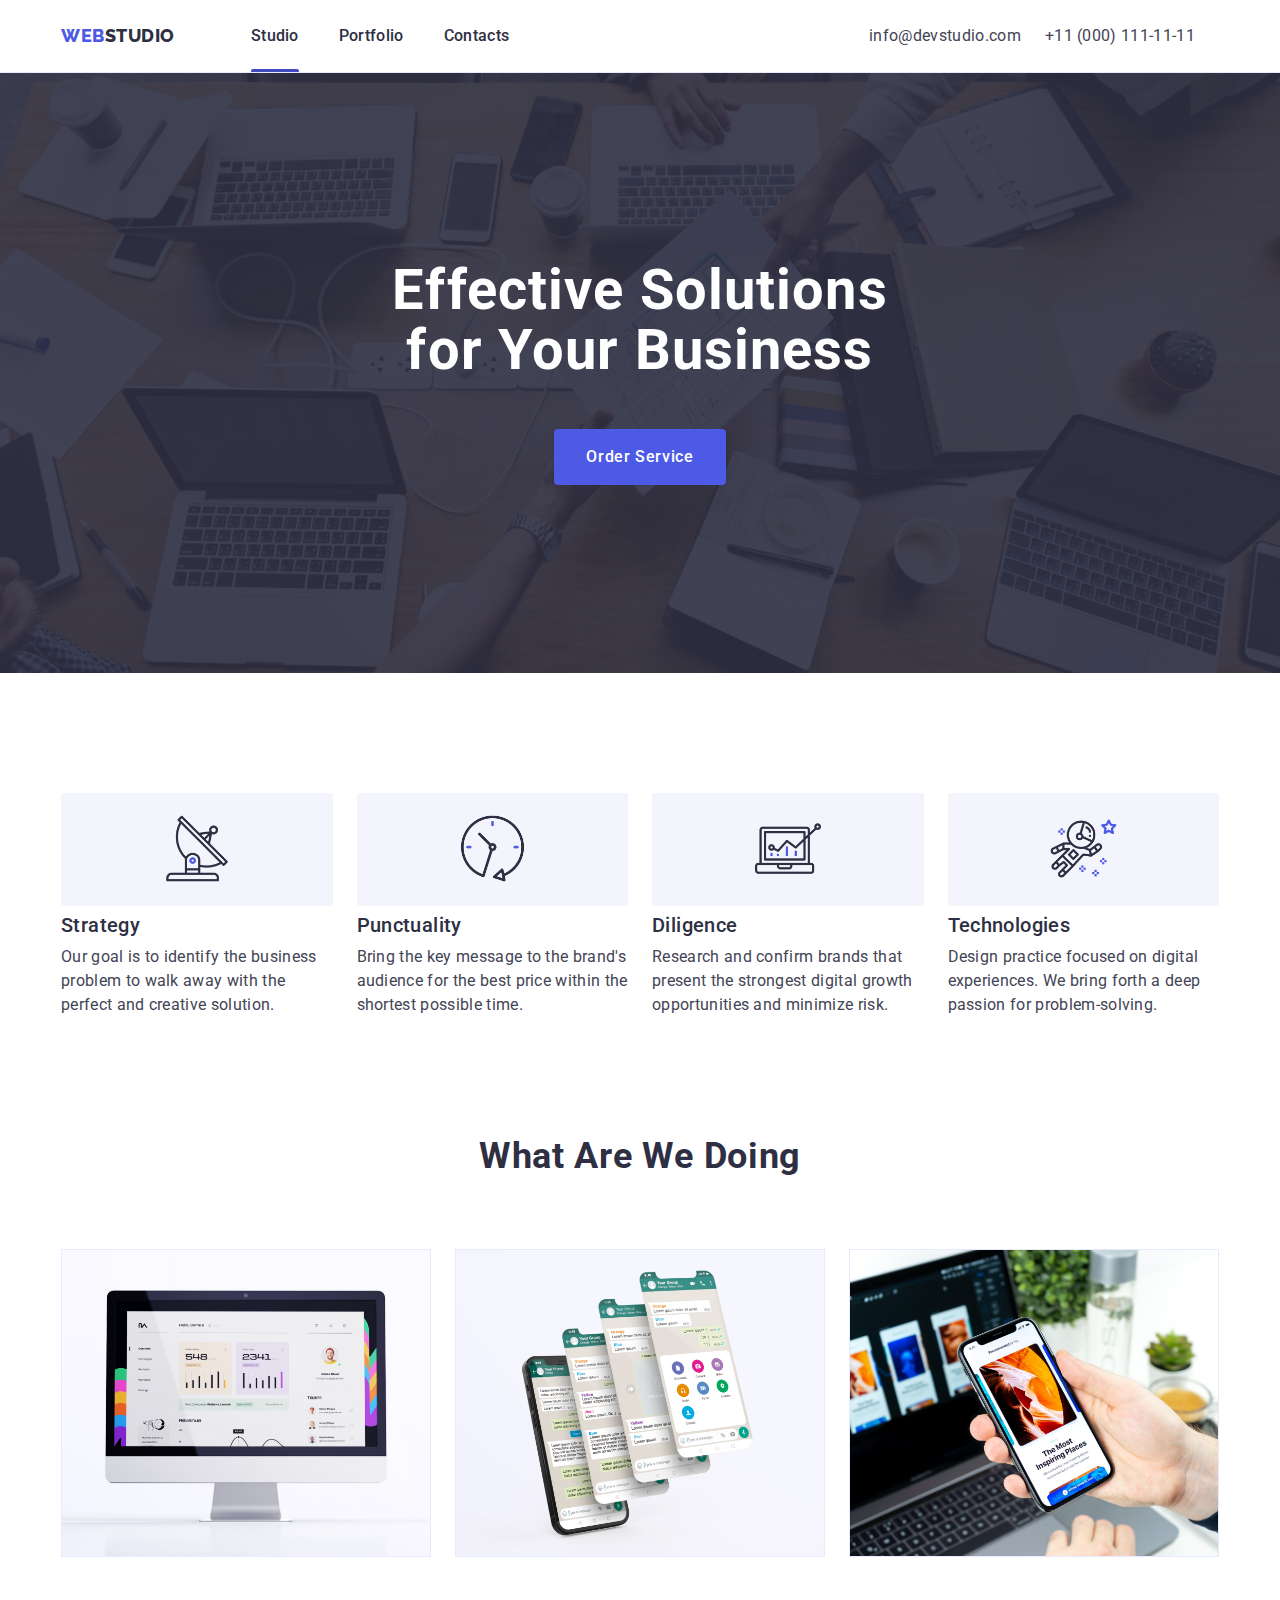
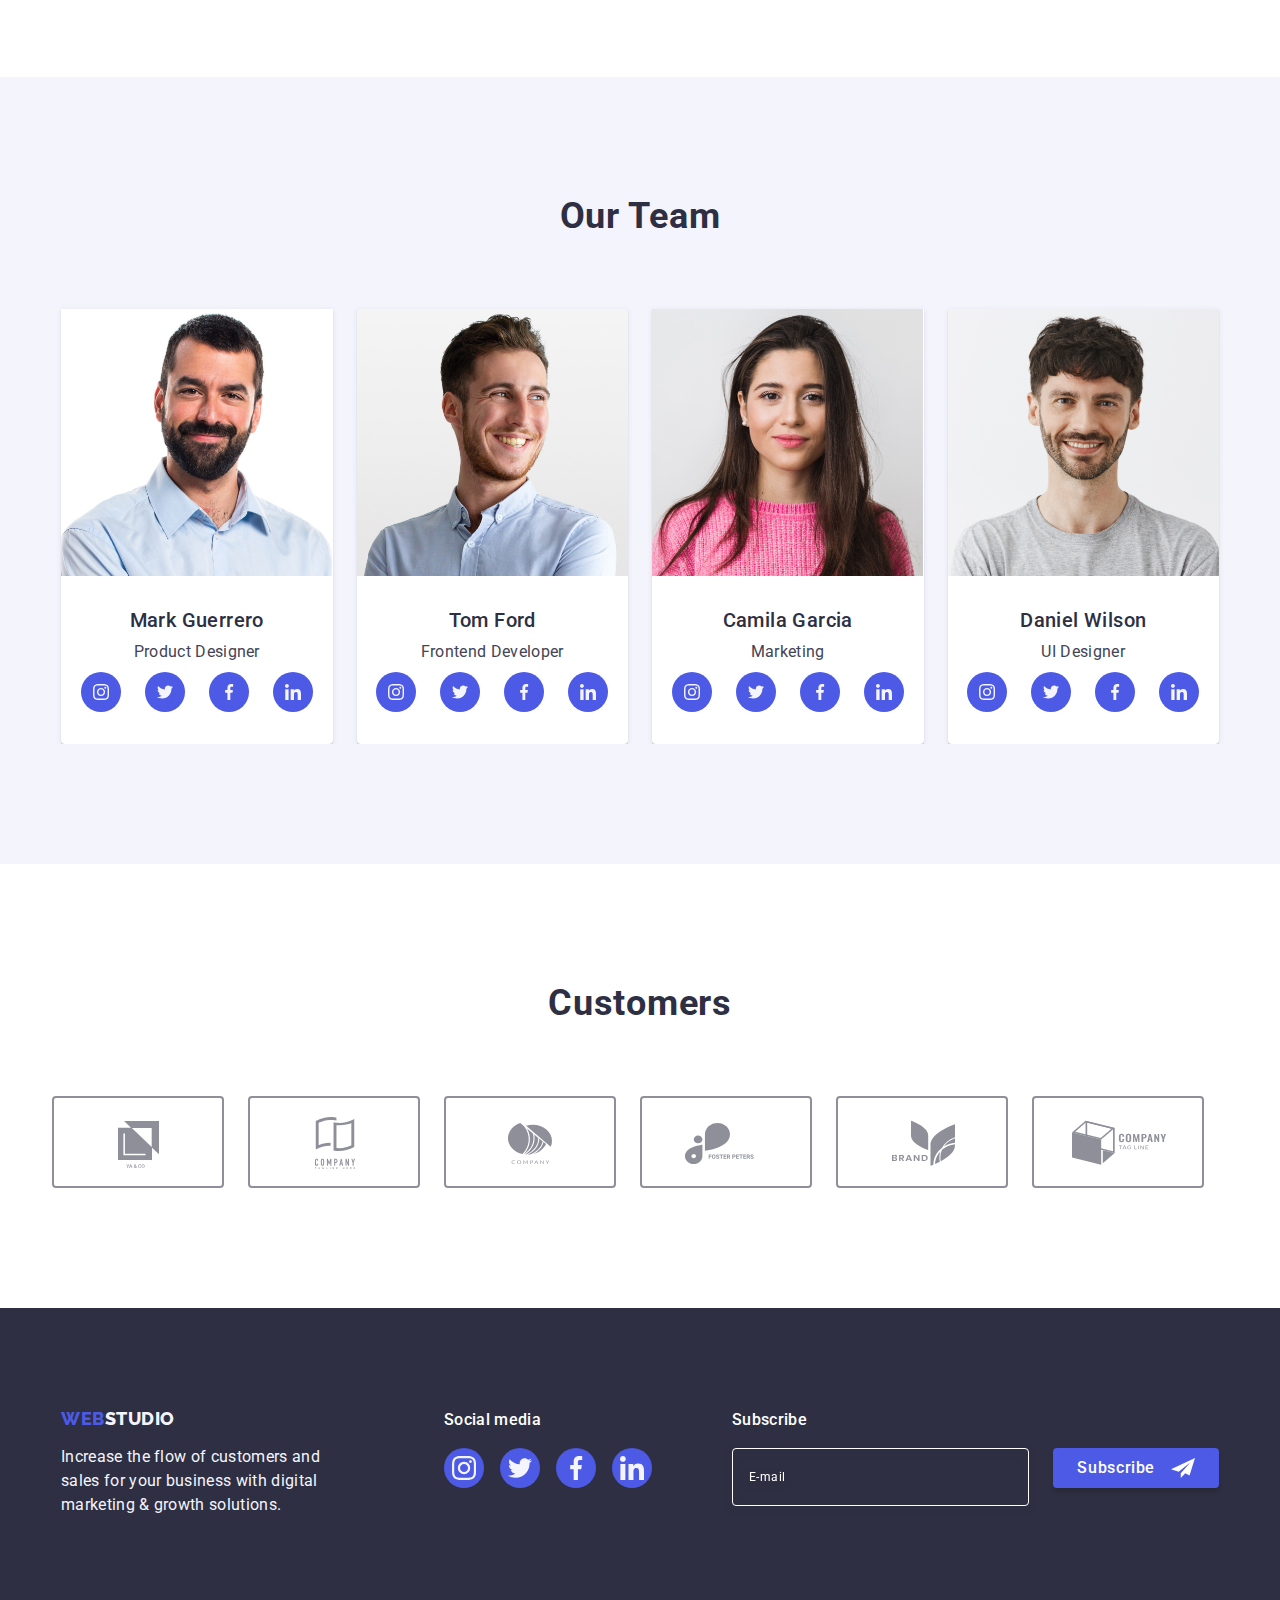
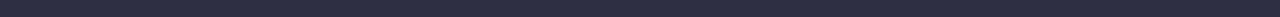
<file: index.html>
<!DOCTYPE html>
<html lang="en">
<head>
    <meta charset="UTF-8">
    <meta name="viewport" content="width=device-width, initial-scale=1.0">
    <title>WEBSTUDIO</title>
    <link rel="stylesheet" href="css/normalize.css">
    <link rel="stylesheet" href="css/styles.css">
    <link href="https://fonts.googleapis.com/css2?family=Raleway:wght@700&family=Roboto:wght@400;500;700;900&display=swap" rel="stylesheet">
</head>
<body>
    <header class="header">
        <div class="container">
            <div class="header__inner">
                <a href="index.html" class="logo">
                    <span class="logo__web">WEB</span>STUDIO
                </a>
                <nav class="nav">
                    <div class="mobile">
                        <button type="button" class="mobile__button" id="mobileButton">
                            <img class="open-mobile" src="img/mobile/charm_menu-hamburger.svg" alt="Меню">
                            <img class="close-mobile" src="img/icons/close-black.svg" alt="Закрыть">
                        </button>                        
                        <div class="mobile-menu" id="mobileMenu">
                        <ul class="nav__list-mobile">
                            <li class="nav__item-mobile"><a href="index.html" class="nav__link-mobile nav__link--active-mobile">Studio</a></li>
                            <li class="nav__item-mobile"><a href="portfolio.html" class="nav__link-mobile">Portfolio</a></li>
                            <li class="nav__item-mobile"><a href="#" class="nav__link-mobile">Contacts</a></li>
                        </ul>
                        <div class="contacts-mobile">
                            <a href="tel:+11000111111" class="contacts__link-mobile blue">+11 (000) 111-11-11</a>
                            <a href="mailto:info@devstudio.com" class="contacts__link-mobile">info@devstudio.com</a>
                        </div>
                        <ul class="social-mobile">
                            <li class="social__item-mobile">
                                <a href="#" class="social__link" aria-label="Instagram">
                                    <img src="img/icons/instagram.svg" alt="Instagram" width="16" height="16" class="social__icon">
                                </a>
                            </li>
                            <li class="social__item">
                                <a href="#" class="social__link" aria-label="Twitter">
                                    <img src="img/icons/twitter.svg" alt="Twitter" width="16" height="16" class="social__icon">
                                </a>
                            </li>
                            <li class="social__item">
                                <a href="#" class="social__link" aria-label="Facebook">
                                    <img src="img/icons/facebook.svg" alt="Facebook" width="16" height="16" class="social__icon">
                                </a>
                            </li>
                            <li class="social__item">
                                <a href="#" class="social__link" aria-label="LinkedIn">
                                    <img src="img/icons/linkedin.svg" alt="LinkedIn" width="16" height="16" class="social__icon">
                                </a>
                            </li>
                        </ul>
                    </div>
                    </div>
                    <ul class="nav__list">
                        <li class="nav__item"><a href="index.html" class="nav__link nav__link--active">Studio</a></li>
                        <li class="nav__item"><a href="portfolio.html" class="nav__link">Portfolio</a></li>
                        <li class="nav__item"><a href="#" class="nav__link">Contacts</a></li>
                    </ul>
                </nav>
                <div class="contacts">
                    <a href="mailto:info@devstudio.com" class="contacts__link">info@devstudio.com</a>
                    <a href="tel:+11000111111" class="contacts__link">+11 (000) 111-11-11</a>
                </div>
            </div>
        </div>
    </header>

    <main>
        <section class="hero">
            <div class="container">
                <h1 class="hero__title">Effective Solutions<br>for Your Business</h1>
                <button type="button" class="button hero__button" data-modal-open>Order Service</button>
            </div>
        </section>

        <section class="features">
            <div class="container">
                <h2 class="visually-hidden">Our Features</h2>
                <ul class="features__list">
                    <li class="features__item">
                        <div class="features__icon-box">
                            <img src="img/advantages/advantage-1.png" alt="Strategy" class="features__icon">
                        </div>
                        <h2 class="features__title">Strategy</h2>
                        <p class="features__description">Our goal is to identify the business problem to walk away with the perfect and creative solution.</p>
                    </li>
                    <li class="features__item">
                        <div class="features__icon-box">
                            <img src="img/advantages/advantage-2.png" alt="Punctuality" class="features__icon">
                        </div>
                        <h2 class="features__title">Punctuality</h2>
                        <p class="features__description">Bring the key message to the brand's audience for the best price within the shortest possible time.</p>
                    </li>
                    <li class="features__item">
                        <div class="features__icon-box">
                            <img src="img/advantages/advantage-3.png" alt="Diligence" class="features__icon">
                        </div>
                        <h2 class="features__title">Diligence</h2>
                        <p class="features__description">Research and confirm brands that present the strongest digital growth opportunities and minimize risk.</p>
                    </li>
                    <li class="features__item">
                        <div class="features__icon-box">
                            <img src="img/advantages/advantage-4.png" alt="Technologies" class="features__icon">
                        </div>
                        <h2 class="features__title">Technologies</h2>
                        <p class="features__description">Design practice focused on digital experiences. We bring forth a deep passion for problem-solving.</p>
                    </li>
                </ul>
            </div>
        </section>

        <section class="what-we-do">
            <div class="container">
                <h2 class="section-title">What Are We Doing</h2>
                <ul class="what-we-do__list">
                    <li class="what-we-do__item">
                        <img src="img/wawd/wawd-1.png" alt="Desktop application" class="what-we-do__image">
                    </li>
                    <li class="what-we-do__item">
                        <img src="img/wawd/wawd-2.png" alt="Mobile application" class="what-we-do__image">
                    </li>
                    <li class="what-we-do__item">
                        <img src="img/wawd/wawd-3.png" alt="Cross-platform design" class="what-we-do__image">
                    </li>
                </ul>
            </div>
        </section>

        <section class="team">
            <div class="container">
                <h2 class="section-title">Our Team</h2>
                <ul class="team__list">
                    <li class="team__item">
                        <img src="img/employs/employ-1.png" alt="Mark Guerrero" class="team__photo">
                        <div class="team__content">
                            <h3 class="team__name">Mark Guerrero</h3>
                            <p class="team__position">Product Designer</p>
                            <ul class="social">
                                <li class="social__item">
                                    <a href="#" class="social__link" aria-label="Instagram">
                                        <img src="img/icons/instagram.svg" alt="Instagram" width="16" height="16" class="social__icon">
                                    </a>
                                </li>
                                <li class="social__item">
                                    <a href="#" class="social__link" aria-label="Twitter">
                                        <img src="img/icons/twitter.svg" alt="Twitter" width="16" height="16" class="social__icon">
                                    </a>
                                </li>
                                <li class="social__item">
                                    <a href="#" class="social__link" aria-label="Facebook">
                                        <img src="img/icons/facebook.svg" alt="Facebook" width="16" height="16" class="social__icon">
                                    </a>
                                </li>
                                <li class="social__item">
                                    <a href="#" class="social__link" aria-label="LinkedIn">
                                        <img src="img/icons/linkedin.svg" alt="LinkedIn" width="16" height="16" class="social__icon">
                                    </a>
                                </li>
                            </ul>
                        </div>
                    </li>
                    <li class="team__item">
                        <img src="img/employs/employ-2.png" alt="Tom Ford" class="team__photo">
                        <div class="team__content">
                            <h3 class="team__name">Tom Ford</h3>
                            <p class="team__position">Frontend Developer</p>
                            <ul class="social">
                                <li class="social__item">
                                    <a href="#" class="social__link" aria-label="Instagram">
                                        <img src="img/icons/instagram.svg" alt="Instagram" width="16" height="16" class="social__icon">
                                    </a>
                                </li>
                                <li class="social__item">
                                    <a href="#" class="social__link" aria-label="Twitter">
                                        <img src="img/icons/twitter.svg" alt="Twitter" width="16" height="16" class="social__icon">
                                    </a>
                                </li>
                                <li class="social__item">
                                    <a href="#" class="social__link" aria-label="Facebook">
                                        <img src="img/icons/facebook.svg" alt="Facebook" width="16" height="16" class="social__icon">
                                    </a>
                                </li>
                                <li class="social__item">
                                    <a href="#" class="social__link" aria-label="LinkedIn">
                                        <img src="img/icons/linkedin.svg" alt="LinkedIn" width="16" height="16" class="social__icon">
                                    </a>
                                </li>
                            </ul>
                        </div>
                    </li>
                    <li class="team__item">
                        <img src="img/employs/employ-3.png" alt="Camila Garcia" class="team__photo">
                        <div class="team__content">
                            <h3 class="team__name">Camila Garcia</h3>
                            <p class="team__position">Marketing</p>
                            <ul class="social">
                                <li class="social__item">
                                    <a href="#" class="social__link" aria-label="Instagram">
                                        <img src="img/icons/instagram.svg" alt="Instagram" width="16" height="16" class="social__icon">
                                    </a>
                                </li>
                                <li class="social__item">
                                    <a href="#" class="social__link" aria-label="Twitter">
                                        <img src="img/icons/twitter.svg" alt="Twitter" width="16" height="16" class="social__icon">
                                    </a>
                                </li>
                                <li class="social__item">
                                    <a href="#" class="social__link" aria-label="Facebook">
                                        <img src="img/icons/facebook.svg" alt="Facebook" width="16" height="16" class="social__icon">
                                    </a>
                                </li>
                                <li class="social__item">
                                    <a href="#" class="social__link" aria-label="LinkedIn">
                                        <img src="img/icons/linkedin.svg" alt="LinkedIn" width="16" height="16" class="social__icon">
                                    </a>
                                </li>
                            </ul>
                        </div>
                    </li>
                    <li class="team__item">
                        <img src="img/employs/employ-4.png" alt="Daniel Wilson" class="team__photo">
                        <div class="team__content">
                            <h3 class="team__name">Daniel Wilson</h3>
                            <p class="team__position">UI Designer</p>
                            <ul class="social">
                                <li class="social__item">
                                    <a href="#" class="social__link" aria-label="Instagram">
                                        <img src="img/icons/instagram.svg" alt="Instagram" width="16" height="16" class="social__icon">
                                    </a>
                                </li>
                                <li class="social__item">
                                    <a href="#" class="social__link" aria-label="Twitter">
                                        <img src="img/icons/twitter.svg" alt="Twitter" width="16" height="16" class="social__icon">
                                    </a>
                                </li>
                                <li class="social__item">
                                    <a href="#" class="social__link" aria-label="Facebook">
                                        <img src="img/icons/facebook.svg" alt="Facebook" width="16" height="16" class="social__icon">
                                    </a>
                                </li>
                                <li class="social__item">
                                    <a href="#" class="social__link" aria-label="LinkedIn">
                                        <img src="img/icons/linkedin.svg" alt="LinkedIn" width="16" height="16" class="social__icon">
                                    </a>
                                </li>
                            </ul>
                        </div>
                    </li>
                </ul>
            </div>
        </section>

        <section class="customers">
            <div class="container">
                <h2 class="section-title">Customers</h2>
                <ul class="customers__list">
                    <li class="customers__item">
                        <a href="#" class="customers__link">
                            <img src="img/customers/customers-2.svg" alt="Customer 1" class="customers__icon" width="104" height="56">
                        </a>
                    </li>
                    <li class="customers__item">
                        <a href="#" class="customers__link">
                            <img src="img/customers/customers-3.svg" alt="Customer 2" class="customers__icon" width="104" height="56">
                        </a>
                    </li>
                    <li class="customers__item">
                        <a href="#" class="customers__link">
                            <img src="img/customers/customers-4.svg" alt="Customer 3" class="customers__icon" width="104" height="56">
                        </a>
                    </li>
                    <li class="customers__item">
                        <a href="#" class="customers__link">
                            <img src="img/customers/customers-1.svg" alt="Customer 4" class="customers__icon" width="104" height="56">
                        </a>
                    </li>
                    <li class="customers__item">
                        <a href="#" class="customers__link">
                            <img src="img/customers/customers-6.svg" alt="Customer 5" class="customers__icon" width="104" height="56">
                        </a>
                    </li>
                    <li class="customers__item">
                        <a href="#" class="customers__link">
                            <img src="img/customers/customers-5.svg" alt="Customer 6" class="customers__icon" width="104" height="56">
                        </a>
                    </li>
                </ul>
            </div>
        </section>
    </main>

    <footer class="footer">
        <div class="container footer__container">
            <div class="footer__info">
                <a href="index.html" class="logo footer__logo">
                    <span class="logo__web">WEB</span><span class="logo__studio--white">STUDIO</span>
                </a>
                <p class="footer__text">Increase the flow of customers and sales for your business with digital marketing & growth solutions.</p>
            </div>
            
            <div class="footer__social">
                <p class="footer__title">Social media</p>
                <ul class="social footer__social-list">
                    <li class="social__item">
                        <a href="#" class="social__link social__link--footer" aria-label="Instagram">
                            <img src="img/icons/instagram.svg" alt="Instagram" width="24" height="24" class="social__icon">
                        </a>
                    </li>
                    <li class="social__item">
                        <a href="#" class="social__link social__link--footer" aria-label="Twitter">
                            <img src="img/icons/twitter.svg" alt="Twitter" width="24" height="24" class="social__icon">
                        </a>
                    </li>
                    <li class="social__item">
                        <a href="#" class="social__link social__link--footer" aria-label="Facebook">
                            <img src="img/icons/facebook.svg" alt="Facebook" width="24" height="24" class="social__icon">
                        </a>
                    </li>
                    <li class="social__item">
                        <a href="#" class="social__link social__link--footer" aria-label="LinkedIn">
                            <img src="img/icons/linkedin.svg" alt="LinkedIn" width="24" height="24" class="social__icon">
                        </a>
                    </li>
                </ul>
            </div>
            <div class="footer__subscribe">
                <p class="footer__title">Subscribe</p>
                <form class="subscribe-form">
                    <input type="email" name="email" placeholder="E-mail" class="subscribe-form__input" required>
                    <button type="submit" class="button subscribe-form__button">
                        Subscribe
                        <img src="img/icons/send.svg" alt="Send" width="24" height="24" class="subscribe-form__icon">
                    </button>
                </form>
            </div>
        </div>
    </footer>

    <div class="backdrop is-hidden" id="contactModal">
        <div class="modal">
            <button type="button" class="modal__close-btn" data-modal-close>
                <svg class="modal__close-icon" width="8" height="8" viewBox="0 0 8 8" fill="none" xmlns="http://www.w3.org/2000/svg">
                    <path d="M8 0.8L7.2 0L4 3.2L0.8 0L0 0.8L3.2 4L0 7.2L0.8 8L4 4.8L7.2 8L8 7.2L4.8 4L8 0.8Z" fill="currentColor"/>
                </svg>
            </button>
            <form class="contact-form">
                <h2 class="contact-form__title">Leave your contacts and we will call you back</h2>
                
                <div class="contact-form__field">
                    <label for="user-name" class="contact-form__label">Name</label>
                    <div class="contact-form__input-wrapper">
                        <input type="text" id="user-name" name="user-name" class="contact-form__input" required>
                        <svg class="contact-form__icon" width="12" height="12" viewBox="0 0 12 12" fill="none" xmlns="http://www.w3.org/2000/svg">
                            <path d="M6 6C7.6575 6 9 4.6575 9 3C9 1.3425 7.6575 0 6 0C4.3425 0 3 1.3425 3 3C3 4.6575 4.3425 6 6 6ZM6 7.5C3.9975 7.5 0 8.505 0 10.5V11.25C0 11.6625 0.3375 12 0.75 12H11.25C11.6625 12 12 11.6625 12 11.25V10.5C12 8.505 8.0025 7.5 6 7.5Z" fill="#2E2F42"/>
                        </svg>
                    </div>
                </div>

                <div class="contact-form__field">
                    <label for="user-phone" class="contact-form__label">Phone</label>
                    <div class="contact-form__input-wrapper">
                        <input type="tel" id="user-phone" name="user-phone" class="contact-form__input" required>
                        <svg class="contact-form__icon" width="13" height="13" viewBox="0 0 13 13" fill="none" xmlns="http://www.w3.org/2000/svg">
                            <path d="M11.7263 8.86511L9.88811 8.65525C9.44667 8.60459 9.01246 8.75656 8.70128 9.06775L7.36971 10.3993C5.3217 9.35722 3.64276 7.68551 2.60067 5.63025L3.93947 4.29144C4.25065 3.98025 4.40263 3.54605 4.35197 3.1046L4.1421 1.28092C4.05526 0.549999 3.44013 0 2.70198 0H1.45002C0.632259 0 -0.0479991 0.680262 0.00265842 1.49802C0.386208 7.67827 5.32894 12.6138 11.5019 12.9973C12.3197 13.048 12.9999 12.3677 12.9999 11.55V10.298C13.0072 9.56709 12.4572 8.95196 11.7263 8.86511Z" fill="#2E2F42"/>
                        </svg>
                    </div>
                </div>

                <div class="contact-form__field">
                    <label for="user-email" class="contact-form__label">Email</label>
                    <div class="contact-form__input-wrapper">
                        <input type="email" id="user-email" name="user-email" class="contact-form__input" required>
                        <svg class="contact-form__icon" width="16" height="12" viewBox="0 0 16 12" fill="none" xmlns="http://www.w3.org/2000/svg">
                            <path d="M14 0H2C1.175 0 0.5075 0.675 0.5075 1.5L0.5 10.5C0.5 11.325 1.175 12 2 12H14C14.825 12 15.5 11.325 15.5 10.5V1.5C15.5 0.675 14.825 0 14 0ZM13.7 3.1875L8.3975 6.5025C8.1575 6.6525 7.8425 6.6525 7.6025 6.5025L2.3 3.1875C2.1125 3.0675 2 2.865 2 2.6475C2 2.145 2.5475 1.845 2.975 2.1075L8 5.25L13.025 2.1075C13.4525 1.845 14 2.145 14 2.6475C14 2.865 13.8875 3.0675 13.7 3.1875Z" fill="#2E2F42"/>
                        </svg>
                    </div>
                </div>

                <div class="contact-form__field">
                    <label for="user-comment" class="contact-form__label">Comment</label>
                    <textarea id="user-comment" name="user-comment" placeholder="Text input" class="contact-form__textarea"></textarea>
                </div>

                <div class="contact-form__checkbox-field">
                    <input type="checkbox" id="privacy-policy" name="privacy-policy" class="contact-form__checkbox visually-hidden" required>
                    <label for="privacy-policy" class="contact-form__checkbox-label">
                        <span class="contact-form__checkbox-icon">
                            <svg width="10" height="8" viewBox="0 0 10 8" fill="none" xmlns="http://www.w3.org/2000/svg">
                                <path d="M8.44.44 3.6 5.29 1.56 3.25 0 4.82l3.6 3.6L10 2l-1.56-1.56Z" fill="#F4F4FD"/>
                            </svg>
                        </span>
                        I accept the terms and conditions of the <a href="#" class="contact-form__link"> Privacy Policy</a>
                    </label>
                </div>

                <button type="submit" class="button contact-form__button">Send</button>
            </form>
        </div>
    </div>

    <script src="js/modal.js"></script>
    <script src="js/burger.js"></script>
</body>
</html>
</file>
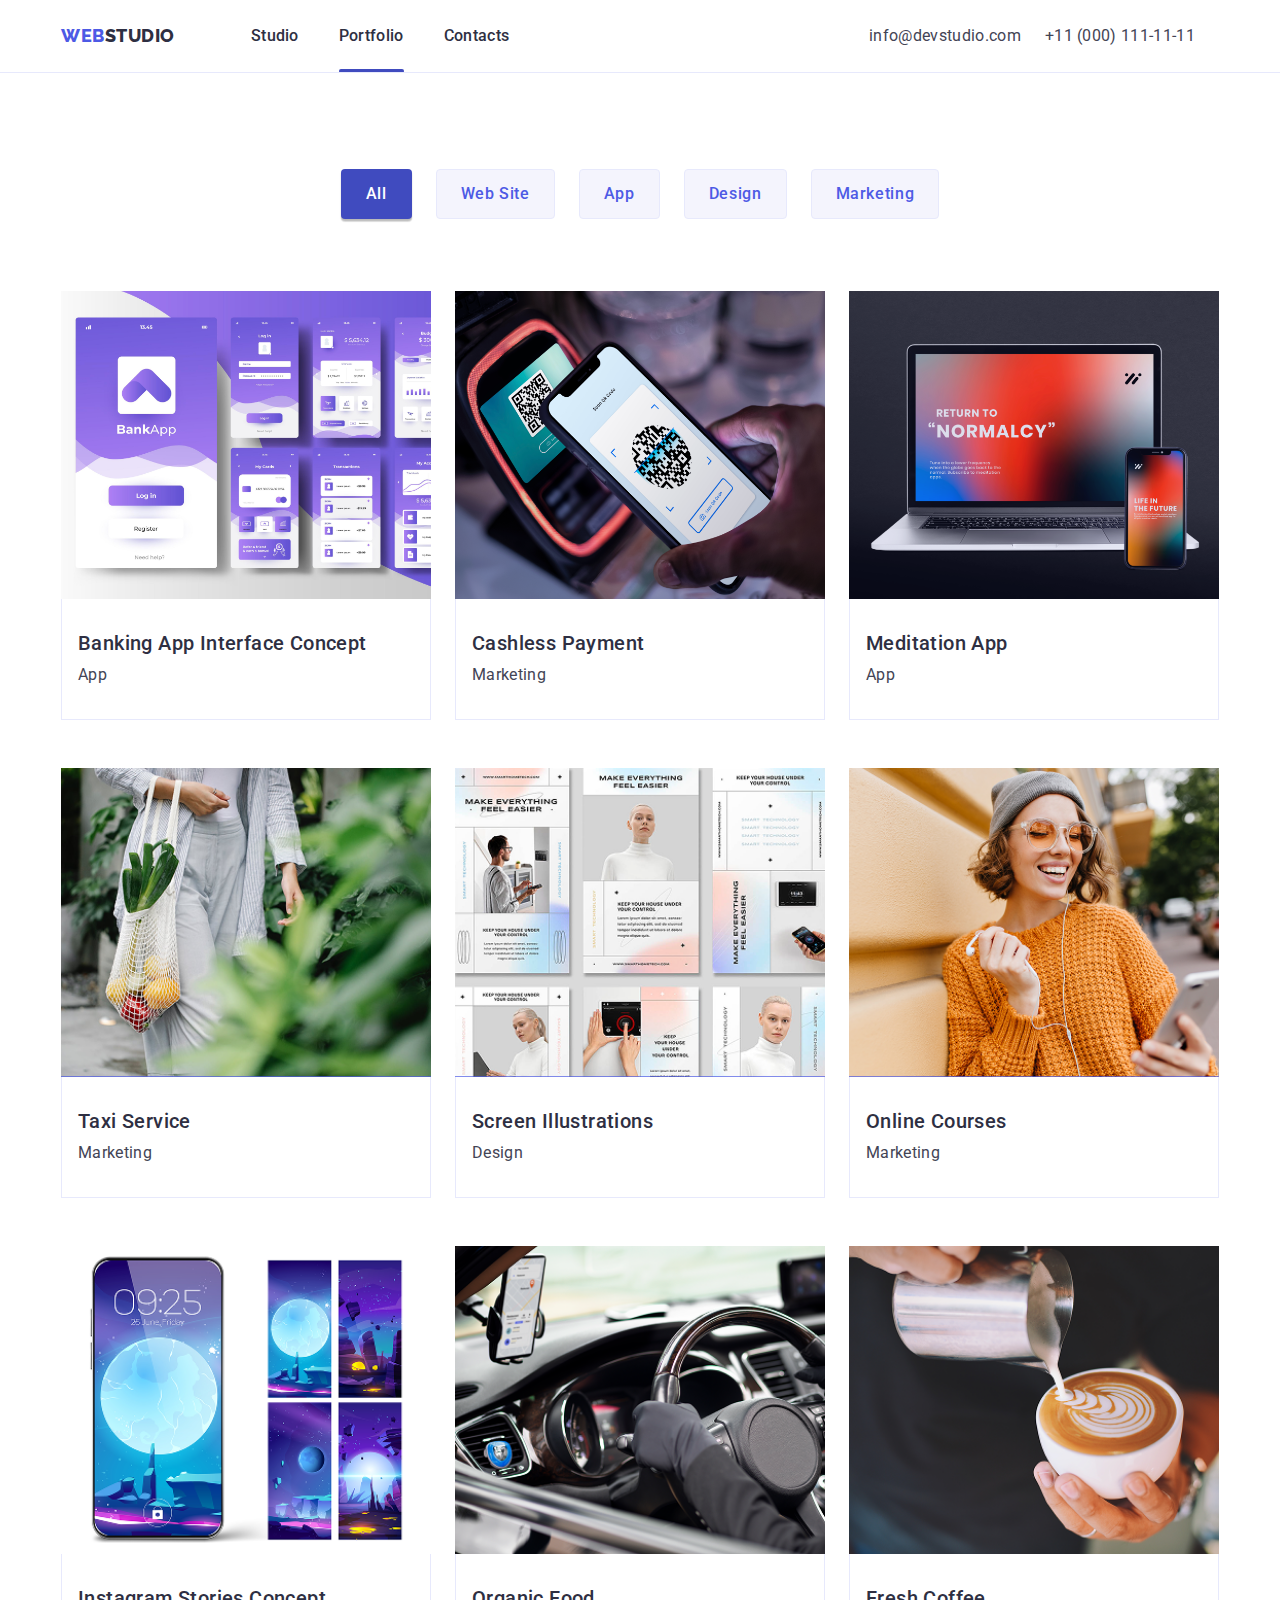
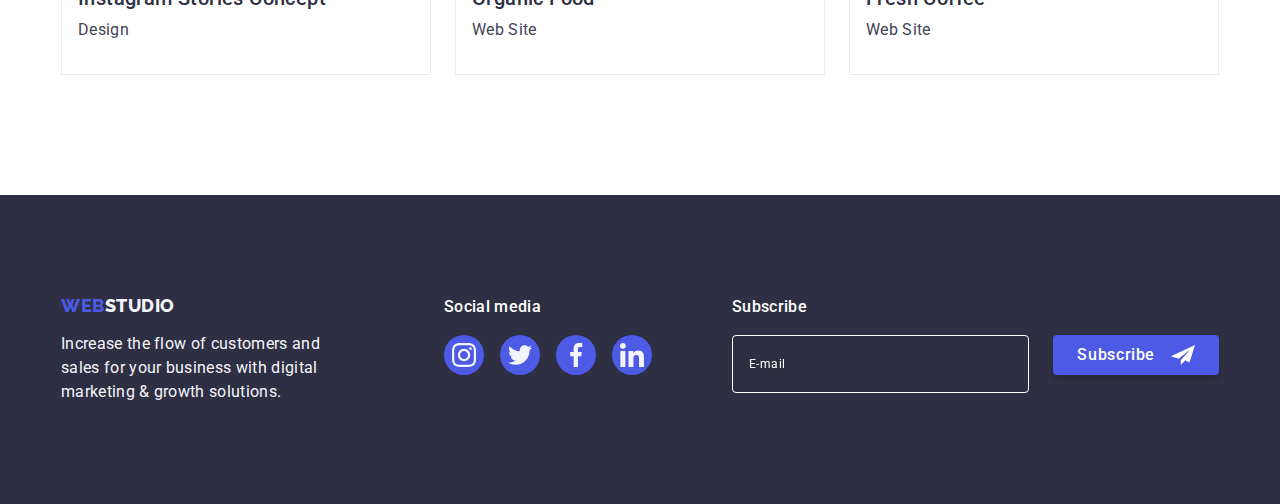
<file: portfolio.html>
<!DOCTYPE html>
<html lang="en">
<head>
    <meta charset="UTF-8">
    <meta name="viewport" content="width=device-width, initial-scale=1.0">
    <title>WEBSTUDIO - Portfolio</title>
    <link rel="stylesheet" href="css/normalize.css">
    <link rel="stylesheet" href="css/styles.css">
    <link href="https://fonts.googleapis.com/css2?family=Raleway:wght@800&family=Roboto:wght@400;500;700;900&display=swap" rel="stylesheet">
</head>
<body>
    <header class="header">
        <div class="container">
            <div class="header__inner">
                <a href="index.html" class="logo">
                    <span class="logo__web">WEB</span>STUDIO
                </a>
                <nav class="nav">
                    <div class="mobile">
                        <button type="button" class="mobile__button" id="mobileButton">
                            <img class="open-mobile" src="img/mobile/charm_menu-hamburger.svg" alt="Меню">
                            <img class="close-mobile" src="img/icons/close-black.svg" alt="Закрыть">
                        </button>                        
                        <div class="mobile-menu" id="mobileMenu">
                        <ul class="nav__list-mobile">
                            <li class="nav__item-mobile"><a href="index.html" class="nav__link-mobile">Studio</a></li>
                            <li class="nav__item-mobile"><a href="portfolio.html" class="nav__link-mobile nav__link--active-mobile">Portfolio</a></li>
                            <li class="nav__item-mobile"><a href="#" class="nav__link-mobile">Contacts</a></li>
                        </ul>
                        <div class="contacts-mobile">
                            <a href="tel:+11000111111" class="contacts__link-mobile blue">+11 (000) 111-11-11</a>
                            <a href="mailto:info@devstudio.com" class="contacts__link-mobile">info@devstudio.com</a>
                        </div>
                        <ul class="social-mobile">
                            <li class="social__item-mobile">
                                <a href="#" class="social__link" aria-label="Instagram">
                                    <img src="img/icons/instagram.svg" alt="Instagram" width="16" height="16" class="social__icon">
                                </a>
                            </li>
                            <li class="social__item">
                                <a href="#" class="social__link" aria-label="Twitter">
                                    <img src="img/icons/twitter.svg" alt="Twitter" width="16" height="16" class="social__icon">
                                </a>
                            </li>
                            <li class="social__item">
                                <a href="#" class="social__link" aria-label="Facebook">
                                    <img src="img/icons/facebook.svg" alt="Facebook" width="16" height="16" class="social__icon">
                                </a>
                            </li>
                            <li class="social__item">
                                <a href="#" class="social__link" aria-label="LinkedIn">
                                    <img src="img/icons/linkedin.svg" alt="LinkedIn" width="16" height="16" class="social__icon">
                                </a>
                            </li>
                        </ul>
                    </div>
                    </div>
                    <ul class="nav__list">
                        <li class="nav__item"><a href="index.html" class="nav__link">Studio</a></li>
                        <li class="nav__item"><a href="portfolio.html" class="nav__link nav__link--active">Portfolio</a></li>
                        <li class="nav__item"><a href="#" class="nav__link">Contacts</a></li>
                    </ul>
                </nav>
                <div class="contacts">
                    <a href="mailto:info@devstudio.com" class="contacts__link">info@devstudio.com</a>
                    <a href="tel:+11000111111" class="contacts__link">+11 (000) 111-11-11</a>
                </div>
            </div>
        </div>
    </header>

    <main>
        <section class="portfolio">
            <div class="container">
                <h1 class="visually-hidden">Portfolio Projects</h1>
                
                <ul class="filter">
                    <li class="filter__item">
                        <button type="button" class="filter__button filter__button--active">All</button>
                    </li>
                    <li class="filter__item">
                        <button type="button" class="filter__button">Web Site</button>
                    </li>
                    <li class="filter__item">
                        <button type="button" class="filter__button">App</button>
                    </li>
                    <li class="filter__item">
                        <button type="button" class="filter__button">Design</button>
                    </li>
                    <li class="filter__item">
                        <button type="button" class="filter__button">Marketing</button>
                    </li>
                </ul>

                <ul class="projects">
                    <li class="projects__item">
                        <a href="#" class="projects__link">
                            <div class="projects__thumb">
                                <img src="img/projects/project-1.png" alt="Banking App Interface Concept" class="projects__image">
                                <div class="projects__overlay">
                                    <p class="projects__description">14 Stylish and User-Friendly App Design Concepts · Task Manager App · Calorie Tracker App · Exotic Fruit Ecommerce App · Cloud Storage App</p>
                                </div>
                            </div>
                            <div class="projects__content">
                                <h2 class="projects__title">Banking App Interface Concept</h2>
                                <p class="projects__category">App</p>
                            </div>
                        </a>
                    </li>
                    <li class="projects__item">
                        <a href="#" class="projects__link">
                            <div class="projects__thumb">
                                <img src="img/projects/project-2.png" alt="Cashless Payment" class="projects__image">
                                <div class="projects__overlay">
                                    <p class="projects__description">14 Stylish and User-Friendly App Design Concepts · Task Manager App · Calorie Tracker App · Exotic Fruit Ecommerce App · Cloud Storage App</p>
                                </div>
                            </div>
                            <div class="projects__content">
                                <h2 class="projects__title">Cashless Payment</h2>
                                <p class="projects__category">Marketing</p>
                            </div>
                        </a>
                    </li>
                    <li class="projects__item">
                        <a href="#" class="projects__link">
                            <div class="projects__thumb">
                                <img src="img/projects/project-3.png" alt="Meditation App" class="projects__image">
                                <div class="projects__overlay">
                                    <p class="projects__description">14 Stylish and User-Friendly App Design Concepts · Task Manager App · Calorie Tracker App · Exotic Fruit Ecommerce App · Cloud Storage App</p>
                                </div>
                            </div>
                            <div class="projects__content">
                                <h2 class="projects__title">Meditation App</h2>
                                <p class="projects__category">App</p>
                            </div>
                        </a>
                    </li>
                    <li class="projects__item">
                        <a href="#" class="projects__link">
                            <div class="projects__thumb">
                                <img src="img/projects/project-4.png" alt="Taxi Service" class="projects__image">
                                <div class="projects__overlay">
                                    <p class="projects__description">14 Stylish and User-Friendly App Design Concepts · Task Manager App · Calorie Tracker App · Exotic Fruit Ecommerce App · Cloud Storage App</p>
                                </div>
                            </div>
                            <div class="projects__content">
                                <h2 class="projects__title">Taxi Service</h2>
                                <p class="projects__category">Marketing</p>
                            </div>
                        </a>
                    </li>
                    <li class="projects__item">
                        <a href="#" class="projects__link">
                            <div class="projects__thumb">
                                <img src="img/projects/project-5.png" alt="Screen Illustrations" class="projects__image">
                                <div class="projects__overlay">
                                    <p class="projects__description">14 Stylish and User-Friendly App Design Concepts · Task Manager App · Calorie Tracker App · Exotic Fruit Ecommerce App · Cloud Storage App</p>
                                </div>
                            </div>
                            <div class="projects__content">
                                <h2 class="projects__title">Screen Illustrations</h2>
                                <p class="projects__category">Design</p>
                            </div>
                        </a>
                    </li>
                    <li class="projects__item">
                        <a href="#" class="projects__link">
                            <div class="projects__thumb">
                                <img src="img/projects/project-6.png" alt="Online Courses" class="projects__image">
                                <div class="projects__overlay">
                                    <p class="projects__description">14 Stylish and User-Friendly App Design Concepts · Task Manager App · Calorie Tracker App · Exotic Fruit Ecommerce App · Cloud Storage App</p>
                                </div>
                            </div>
                            <div class="projects__content">
                                <h2 class="projects__title">Online Courses</h2>
                                <p class="projects__category">Marketing</p>
                            </div>
                        </a>
                    </li>
                    <li class="projects__item">
                        <a href="#" class="projects__link">
                            <div class="projects__thumb">
                                <img src="img/projects/project-7.png" alt="Instagram Stories Concept" class="projects__image">
                                <div class="projects__overlay">
                                    <p class="projects__description">14 Stylish and User-Friendly App Design Concepts · Task Manager App · Calorie Tracker App · Exotic Fruit Ecommerce App · Cloud Storage App</p>
                                </div>
                            </div>
                            <div class="projects__content">
                                <h2 class="projects__title">Instagram Stories Concept</h2>
                                <p class="projects__category">Design</p>
                            </div>
                        </a>
                    </li>
                    <li class="projects__item">
                        <a href="#" class="projects__link">
                            <div class="projects__thumb">
                                <img src="img/projects/project-8.png" alt="Organic Food" class="projects__image">
                                <div class="projects__overlay">
                                    <p class="projects__description">14 Stylish and User-Friendly App Design Concepts · Task Manager App · Calorie Tracker App · Exotic Fruit Ecommerce App · Cloud Storage App</p>
                                </div>
                            </div>
                            <div class="projects__content">
                                <h2 class="projects__title">Organic Food</h2>
                                <p class="projects__category">Web Site</p>
                            </div>
                        </a>
                    </li>
                    <li class="projects__item">
                        <a href="#" class="projects__link">
                            <div class="projects__thumb">
                                <img src="img/projects/project-9.png" alt="Fresh Coffee" class="projects__image">
                                <div class="projects__overlay">
                                    <p class="projects__description">14 Stylish and User-Friendly App Design Concepts · Task Manager App · Calorie Tracker App · Exotic Fruit Ecommerce App · Cloud Storage App</p>
                                </div>
                            </div>
                            <div class="projects__content">
                                <h2 class="projects__title">Fresh Coffee</h2>
                                <p class="projects__category">Web Site</p>
                            </div>
                        </a>
                    </li>
                </ul>
            </div>
        </section>
    </main>

    <footer class="footer">
        <div class="container footer__container">
            <div class="footer__info">
                <a href="index.html" class="logo footer__logo">
                    <span class="logo__web">WEB</span><span class="logo__studio--white">STUDIO</span>
                </a>
                <p class="footer__text">Increase the flow of customers and sales for your business with digital marketing & growth solutions.</p>
            </div>
            
            <div class="footer__social">
                <h3 class="footer__title">Social media</h3>
                <ul class="social footer__social-list">
                    <li class="social__item">
                        <a href="#" class="social__link social__link--footer">
                            <img src="img/icons/instagram.svg" alt="Instagram" width="24" height="24" class="social__icon">
                        </a>
                    </li>
                    <li class="social__item">
                        <a href="#" class="social__link social__link--footer">
                            <img src="img/icons/twitter.svg" alt="Twitter" width="24" height="24" class="social__icon">
                        </a>
                    </li>
                    <li class="social__item">
                        <a href="#" class="social__link social__link--footer">
                            <img src="img/icons/facebook.svg" alt="Facebook" width="24" height="24" class="social__icon">
                        </a>
                    </li>
                    <li class="social__item">
                        <a href="#" class="social__link social__link--footer">
                            <img src="img/icons/linkedin.svg" alt="LinkedIn" width="24" height="24" class="social__icon">
                        </a>
                    </li>
                </ul>
            </div>
            
            <div class="footer__subscribe">
                <h3 class="footer__title">Subscribe</h3>
                <form class="subscribe-form">
                    <input type="email" class="subscribe-form__input" placeholder="E-mail" required>
                    <button type="submit" class="button subscribe-form__button">
                        Subscribe
                        <img src="img/icons/send.svg" alt="Send" width="24" height="24" class="subscribe-form__icon">
                    </button>
                </form>
            </div>
        </div>
    </footer>

    <script src="js/portfolio.js"></script>
    
    <div class="backdrop is-hidden" id="contactModal">
        <div class="modal">
            <button type="button" class="modal__close-btn" data-modal-close>
                <svg class="modal__close-icon" width="8" height="8" viewBox="0 0 8 8" fill="none" xmlns="http://www.w3.org/2000/svg">
                    <path d="M8 0.8L7.2 0L4 3.2L0.8 0L0 0.8L3.2 4L0 7.2L0.8 8L4 4.8L7.2 8L8 7.2L4.8 4L8 0.8Z" fill="currentColor"/>
                </svg>
            </button>
            <form class="contact-form">
                <h2 class="contact-form__title">Leave your contacts and we will call you back</h2>
                
                <div class="contact-form__field">
                    <label for="user-name" class="contact-form__label">Name</label>
                    <div class="contact-form__input-wrapper">
                        <input type="text" id="user-name" name="user-name" class="contact-form__input" required>
                        <svg class="contact-form__icon" width="12" height="12" viewBox="0 0 12 12" fill="none" xmlns="http://www.w3.org/2000/svg">
<path d="M6 6C7.6575 6 9 4.6575 9 3C9 1.3425 7.6575 0 6 0C4.3425 0 3 1.3425 3 3C3 4.6575 4.3425 6 6 6ZM6 7.5C3.9975 7.5 0 8.505 0 10.5V11.25C0 11.6625 0.3375 12 0.75 12H11.25C11.6625 12 12 11.6625 12 11.25V10.5C12 8.505 8.0025 7.5 6 7.5Z" fill="#2E2F42"/>
</svg>

                    </div>
                </div>

                <div class="contact-form__field">
                    <label for="user-phone" class="contact-form__label">Phone</label>
                    <div class="contact-form__input-wrapper">
                        <input type="tel" id="user-phone" name="user-phone" class="contact-form__input" required>
                        <svg class="contact-form__icon" width="13" height="13" viewBox="0 0 13 13" fill="none" xmlns="http://www.w3.org/2000/svg">
<path d="M11.7263 8.86511L9.88811 8.65525C9.44667 8.60459 9.01246 8.75656 8.70128 9.06775L7.36971 10.3993C5.3217 9.35722 3.64276 7.68551 2.60067 5.63025L3.93947 4.29144C4.25065 3.98025 4.40263 3.54605 4.35197 3.1046L4.1421 1.28092C4.05526 0.549999 3.44013 0 2.70198 0H1.45002C0.632259 0 -0.0479991 0.680262 0.00265842 1.49802C0.386208 7.67827 5.32894 12.6138 11.5019 12.9973C12.3197 13.048 12.9999 12.3677 12.9999 11.55V10.298C13.0072 9.56709 12.4572 8.95196 11.7263 8.86511Z" fill="#2E2F42"/>
</svg>

                    </div>
                </div>

                <div class="contact-form__field">
                    <label for="user-email" class="contact-form__label">Email</label>
                    <div class="contact-form__input-wrapper">
                        <input type="email" id="user-email" name="user-email" class="contact-form__input" required>
                        <svg class="contact-form__icon" width="16" height="12" viewBox="0 0 16 12" fill="none" xmlns="http://www.w3.org/2000/svg">
<path d="M14 0H2C1.175 0 0.5075 0.675 0.5075 1.5L0.5 10.5C0.5 11.325 1.175 12 2 12H14C14.825 12 15.5 11.325 15.5 10.5V1.5C15.5 0.675 14.825 0 14 0ZM13.7 3.1875L8.3975 6.5025C8.1575 6.6525 7.8425 6.6525 7.6025 6.5025L2.3 3.1875C2.1125 3.0675 2 2.865 2 2.6475C2 2.145 2.5475 1.845 2.975 2.1075L8 5.25L13.025 2.1075C13.4525 1.845 14 2.145 14 2.6475C14 2.865 13.8875 3.0675 13.7 3.1875Z" fill="#2E2F42"/>
</svg>

                    </div>
                </div>

                <div class="contact-form__field">
                    <label for="user-comment" class="contact-form__label">Comment</label>
                    <textarea id="user-comment" name="user-comment" placeholder="Text input" class="contact-form__textarea"></textarea>
                </div>

                <div class="contact-form__checkbox-field">
                    <input type="checkbox" id="privacy-policy" name="privacy-policy" class="contact-form__checkbox visually-hidden" required>
                    <label for="privacy-policy" class="contact-form__checkbox-label">
                        <span class="contact-form__checkbox-icon">
                            <svg width="10" height="8" viewBox="0 0 10 8" fill="none" xmlns="http://www.w3.org/2000/svg">
                                <path d="M8.44.44 3.6 5.29 1.56 3.25 0 4.82l3.6 3.6L10 2l-1.56-1.56Z" fill="#F4F4FD"/>
                            </svg>
                        </span>
                        I accept the terms and conditions of the <a href="#" class="contact-form__link">Privacy Policy</a>
                    </label>
                </div>

                <button type="submit" class="button contact-form__button">Send</button>
            </form>
        </div>
    </div>
    
    <script src="js/modal.js"></script>
    <script src="js/burger.js"></script>
</body>
</html>
</file>
<file: css/styles.css>
:root {
    --primary-brand: #4D5AE5;     /* IRIS - Primary Brand color */
    --pressed-state: #404BBF;     /* OCEAN - Pressed state */ 
    --dark: #2E2F42;              /* NAVY BLUE - Dark backgrounds, headings */
    --success: #31D0AA;           /* GREEN - Success messages */
    --text: #434455;              /* SLATE - Body text */
    --subtle-text: #8E8F99;       /* LIGHT SLATE - Helper text */
    --accent: #E7E9FC;            /* CORNFLOWER - Accent color */
    --light: #F4F4FD;             /* CLOUD - Light mode backgrounds */
    --modal-overlay: #2E2F4266;   /* NAVY BLUE MODAL - Modal overlay */
    --hero-background: #2E2F42;   /* GRAY - Hero background */
    --white: #FFFFFF;             /* WHITE - White background */
    --modal-background: #FCFCFC;  /* DAIRY - Modal background */
    --animation: 250ms cubic-bezier(0.4, 0, 0.2, 1);
}
html, body {
    overflow-x: hidden;
}
body {
    font-family: 'Roboto', sans-serif;
    color: var(--text);
    font-size: 16px;
    line-height: 24px;
    letter-spacing: 0.02em;
    background-color: var(--white);
    scrollbar-width: none;
    -ms-overflow-style: none;
    overflow-x: hidden;
}
::-webkit-scrollbar {
    display: none;
}
input:focus {
    outline: none;
}
h1, h2, h3, h4, h5, h6, p, ul {
    margin: 0;
    padding: 0;
}

img {
    display: block;
    max-width: 100%;
    height: auto;
}

.list {
    list-style: none;
}

.link {
    text-decoration: none;
    color: inherit;
}

.visually-hidden {
    position: absolute;
    width: 1px;
    height: 1px;
    margin: -1px;
    border: 0;
    padding: 0;
    white-space: nowrap;
    clip-path: inset(100%);
    clip: rect(0 0 0 0);
    overflow: hidden;
}
body.modal-open {
    overflow: hidden;
}

.container {
    max-width: 1158px;
    padding: 0 15px;
    margin: 0 auto;
    overflow: hidden;
}
/* Header Styles */
.header {
    border-bottom: 1px solid var(--accent);
}

.header__inner {
    display: flex;
    align-items: center;
    justify-content: space-between;
    height: 72px;
}

.logo {
    font-family: 'Raleway', sans-serif;
    font-weight: 800;
    font-size: 18px;
    line-height: 1.17;
    letter-spacing: 0.03em;
    text-transform: uppercase;
    color: var(--dark);
    text-decoration: none;
    margin-right: 76px;
}

.logo__web {
    color: var(--primary-brand);
}

.logo__studio--white {
    color: var(--light);
}

.nav {
    margin-right: auto;
}

.nav__list {
    display: flex;
    list-style: none;
}

.nav__item:not(:last-child) {
    margin-right: 40px;
}

.nav__link {
    position: relative;
    display: block;
    font-weight: 500;
    font-size: 16px;
    line-height: 1.5;
    letter-spacing: 0.02em;
    color: var(--dark);
    text-decoration: none;
    padding: 24px 0;
    transition: color var(--animation);
}

.nav__link--active::after {
    content: '';
    position: absolute;
    bottom: -1px;
    left: 0;
    width: 100%;
    height: 4px;
    background-color: var(--pressed-state);
    border-radius: 2px;
}

.nav__link:hover,
.nav__link:focus {
    color: var(--pressed-state);
}

.contacts {
    display: flex;
    margin-left: auto;
}

.contacts__link {
    display: flex;
    align-items: center;
    font-style: normal;
    font-size: 16px;
    line-height: 1.5;
    letter-spacing: 0.02em;
    color: var(--text);
    text-decoration: none;
    padding: 24px 0;
    transition: color var(--animation);
    margin-right: 24px;
}


.contacts__link:hover,
.contacts__link:focus {
    color: var(--pressed-state);
}

/* Hero Section */
.hero {
    background-color: var(--hero-background);
    text-align: center;
    padding: 188px 0;
    width: 100%;
    margin: 0 auto;
    background-image: linear-gradient(rgba(46, 47, 66, 0.7), rgba(46, 47, 66, 0.7)), url('../img/main-page-bg.png');
    background-repeat: no-repeat;
    background-position: center;
    background-size: cover;
}

.hero__title {
    font-weight: 700;
    font-size: 56px;
    line-height: 1.07;
    letter-spacing: 0.02em;
    color: var(--white);
    margin-bottom: 48px;
    max-width: 496px;
    margin-left: auto;
    margin-right: auto;
}

.button {
    font-family: inherit;
    font-weight: 500;
    font-size: 16px;
    line-height: 1.5;
    letter-spacing: 0.04em;
    color: var(--white);
    background-color: var(--primary-brand);
    cursor: pointer;
    box-shadow: 0px 4px 4px rgba(0, 0, 0, 0.15);
    border-radius: 4px;
    border: none;
    padding: 16px 32px;
    min-width: 169px;
    transition: background-color var(--animation);
}

.button:hover,
.button:focus {
    background-color: var(--pressed-state);
}

/* Features Section */
.features {
    padding: 120px 0;
}

.features__list {
    display: flex;
    list-style: none;
    gap: 24px;
}

.features__item {
    flex-basis: calc((100% - 72px) / 4);
}

.features__icon-box {
    display: flex;
    justify-content: center;
    align-items: center;
    height: 112px;
    background-color: var(--light);
    border-radius: 4px;
    margin-bottom: 8px;
}

.features__title {
    font-weight: 500;
    font-size: 20px;
    line-height: 1.2;
    letter-spacing: 0.02em;
    color: var(--dark);
    margin-bottom: 8px;
}

.features__description {
    font-size: 16px;
    line-height: 1.5;
    letter-spacing: 0.02em;
    color: var(--text);
}

/* What We Do Section */
.what-we-do {
    padding-bottom: 120px;
}

.section-title {
    font-weight: 700;
    font-size: 36px;
    line-height: 1.11;
    text-align: center;
    letter-spacing: 0.02em;
    text-transform: capitalize;
    color: var(--dark);
    margin-bottom: 72px;
}

.what-we-do__list {
    display: flex;
    list-style: none;
    gap: 24px;
}

.what-we-do__item {
    position: relative;
    flex-basis: calc((100% - 48px) / 3);
}

/* Team Section */
.team {
    background-color: var(--light);
    padding: 120px 0;
}

.team__list {
    display: flex;
    list-style: none;
    gap: 24px;
}

.team__item {
    /* flex-basis: calc((100% - 72px) / 4); */
    background-color: var(--white);
    box-shadow: 0px 1px 6px rgba(46, 47, 66, 0.08), 0px 1px 1px rgba(46, 47, 66, 0.16), 0px 2px 1px rgba(46, 47, 66, 0.08);
    border-radius: 0px 0px 4px 4px;
    overflow: hidden;
}

.team__content {
    padding: 32px 16px;
}

.team__name {
    font-weight: 500;
    font-size: 20px;
    line-height: 1.2;
    text-align: center;
    letter-spacing: 0.02em;
    color: var(--dark);
    margin-bottom: 8px;
}

.team__position {
    font-size: 16px;
    line-height: 1.5;
    text-align: center;
    letter-spacing: 0.02em;
    color: var(--text);
    margin-bottom: 8px;
}

/* Social Links */
.social {
    display: flex;
    justify-content: center;
    gap: 24px;
    list-style: none;
}

.social__link {
    display: flex;
    align-items: center;
    justify-content: center;
    width: 40px;
    height: 40px;
    border-radius: 50%;
    color: var(--light);
    background-color: var(--primary-brand);
    transition: background-color var(--animation);
}

.social__icon {
    fill: currentColor;
}

.social__link:hover,
.social__link:focus {
    background-color: var(--pressed-state);
}

.social__link--footer {
    background-color: var(--primary-brand);
}

.social__link--footer:hover,
.social__link--footer:focus {
    background-color: var(--success);
}

/* Customers Section */
.customers {
    padding: 120px 0;
}
.customers__item {
    margin-right: 24px;
}
.customers__list {
    display: flex;
    justify-content: center;
    list-style: none;
}

.customers__link {
    display: flex;
    justify-content: center;
    align-items: center;
    width: 104px;
    height: 56px;
    padding: 16px 32px;
    border: 2px solid var(--subtle-text);
    border-radius: 4px;
    color: var(--subtle-text);
    transition: color var(--animation), border-color var(--animation);
}
.customers__link:hover,
.customers__link:focus {
    color: var(--pressed-state);
    border-color: var(--pressed-state);
}

/* Portfolio Page Styles */
.portfolio {
    padding: 96px 0 120px;
}

.filter {
    display: flex;
    justify-content: center;
    margin-bottom: 72px;
    gap: 24px;
    list-style: none;
}

.filter__button {
    font-family: inherit;
    font-weight: 500;
    font-size: 16px;
    line-height: 1.5;
    letter-spacing: 0.04em;
    color: var(--primary-brand);
    background-color: var(--light);
    border: 1px solid var(--accent);
    border-radius: 4px;
    padding: 12px 24px;
    cursor: pointer;
    transition: color var(--animation), background-color var(--animation), box-shadow var(--animation), border-color var(--animation);
}

.filter__button--active {
    color: var(--white);
    background-color: var(--pressed-state);
    border-color: transparent;
    box-shadow: 0px 3px 1px rgba(0, 0, 0, 0.1), 0px 2px 1px rgba(0, 0, 0, 0.08), 0px 2px 2px rgba(0, 0, 0, 0.12);
}

.filter__button:hover,
.filter__button:focus {
    color: var(--white);
    background-color: var(--pressed-state);
    border-color: transparent;
    box-shadow: 0px 3px 1px rgba(0, 0, 0, 0.1), 0px 2px 1px rgba(0, 0, 0, 0.08), 0px 2px 2px rgba(0, 0, 0, 0.12);
}

.projects {
    display: flex;
    flex-wrap: wrap;
    gap: 48px 24px;
    list-style: none;
}

.projects__item {
    flex-basis: calc((100% - 48px) / 3);
}
.projects__link {
    display: block;
    text-decoration: none;
    color: inherit;
    transition: box-shadow var(--animation);
}

.projects__link:hover,
.projects__link:focus {
    box-shadow: 0px 1px 6px rgba(46, 47, 66, 0.08), 0px 1px 1px rgba(46, 47, 66, 0.16), 0px 2px 1px rgba(46, 47, 66, 0.08);
}

.projects__thumb {
    position: relative;
    overflow: hidden;
}

.projects__overlay {
    position: absolute;
    top: 0;
    left: 0;
    width: 100%;
    height: 100%;
    background-color: var(--primary-brand);
    transform: translateY(100%);
    transition: transform var(--animation);
    padding: 40px 32px;
    overflow-y: auto;
    box-sizing: border-box;
}
.projects__link:hover .projects__overlay,
.projects__link:focus .projects__overlay {
    transform: translateY(0);
}

.projects__description {
    font-size: 16px;
    line-height: 1.5;
    letter-spacing: 0.02em;
    color: var(--light);
    margin: 0;
}

.projects__content {
    padding: 32px 16px;
    border: 1px solid var(--accent);
    border-top: none;
}
.projects__thumb img {
    width: 100%;
}
.projects__title {
    font-weight: 500;
    font-size: 20px;
    line-height: 1.2;
    letter-spacing: 0.02em;
    color: var(--dark);
    margin-bottom: 8px;
}

.projects__category {
    font-size: 16px;
    line-height: 1.5;
    letter-spacing: 0.02em;
    color: var(--text);
}

/* Footer Styles */
.footer {
    background-color: var(--dark);
    padding: 100px 0;
}

.footer__container {
    display: flex;
    align-items: baseline;
}

.footer__info {
    margin-right: 120px;
}

.footer__logo {
    display: inline-block;
    margin-bottom: 16px;
}

.footer__text {
    max-width: 264px;
    font-size: 16px;
    line-height: 1.5;
    letter-spacing: 0.02em;
    color: var(--light);
}

.footer__title {
    font-weight: 500;
    font-size: 16px;
    line-height: 1.5;
    letter-spacing: 0.02em;
    color: var(--white);
    margin-bottom: 16px;
}

.footer__social {
    margin-right: 80px;
}

.footer__social-list {
    gap: 16px;
}

.footer__subscribe {
    margin-left: auto;
}

.subscribe-form {
    display: flex;
    gap: 24px;
}

.subscribe-form__input {
    width: 264px;
    height: 40px;
    background-color: transparent;
    border: 1px solid var(--white);
    border-radius: 4px;
    padding: 8px 16px;
    font-size: 12px;
    line-height: 1.5;
    letter-spacing: 0.04em;
    color: var(--white);
    filter: drop-shadow(0px 4px 4px rgba(0, 0, 0, 0.15));
}

.subscribe-form__input::placeholder {
    color: var(--white);
}

.subscribe-form__button {
    display: flex;
    align-items: center;
    justify-content: center;
    gap: 16px;
    min-width: 165px;
    height: 40px;
    padding: 8px 24px;
}

.subscribe-form__icon {
    fill: currentColor;
}

.backdrop {
    position: fixed;
    top: 0;
    left: 0;
    width: 100%;
    height: 100%;
    background-color: var(--modal-overlay);
    opacity: 1;
    transition: opacity var(--animation), visibility var(--animation);
    z-index: 100;
    overflow-y: auto;
}

.backdrop.is-hidden {
    opacity: 0;
    visibility: hidden;
    pointer-events: none;
}

.modal {
    position: absolute;
    top: 50%;
    left: 50%;
    transform: translate(-50%, -50%) scale(1);
    width: 408px;
    max-width: 95vw;
    min-height: 584px;
    background-color: var(--modal-background);
    box-shadow: 0px 1px 1px rgba(0, 0, 0, 0.14), 0px 1px 3px rgba(0, 0, 0, 0.12), 0px 2px 1px rgba(0, 0, 0, 0.2);
    border-radius: 4px;
    padding: 72px 24px 24px;
    transition: transform var(--animation);
    overflow: hidden;
}


.modal__close-btn {
    position: absolute;
    top: 24px;
    right: 24px;
    display: flex;
    justify-content: center;
    align-items: center;
    width: 24px;
    height: 24px;
    border-radius: 50%;
    background-color: var(--accent);
    border: 1px solid rgba(0, 0, 0, 0.1);
    cursor: pointer;
    padding: 0;
    transition: background-color var(--animation);
}

.modal__close-btn:hover,
.modal__close-btn:focus {
    background-color: var(--pressed-state);
    border: none;
}

.modal__close-icon {
    size: 18px;
    line-height: 1;
    color: var(--dark);
    transition: color var(--animation);
}

.modal__close-btn:hover .modal__close-icon,
.modal__close-btn:focus .modal__close-icon {
    color: var(--white);
}

.contact-form__title {
    font-weight: 500;
    font-size: 16px;
    line-height: 1.5;
    text-align: center;
    letter-spacing: 0.02em;
    color: var(--dark);
    margin-bottom: 16px;
}

.contact-form__field {
    margin-bottom: 8px;
}

.contact-form__field:nth-last-child(3) {
    margin-bottom: 16px;
}

.contact-form__label {
    display: block;
    font-size: 12px;
    line-height: 1.17;
    letter-spacing: 0.01em;
    color: var(--subtle-text);
    margin-bottom: 4px;
}

.contact-form__input-wrapper {
    position: relative;
}

.contact-form__input {
    width: 100%;
    height: 40px;
    border: 1px solid rgba(46, 47, 66, 0.4);
    border-radius: 4px;
    padding: 11px 38px;
    font-size: 12px;
    line-height: 1.17;
    letter-spacing: 0.04em;
    color: var(--dark);
    background-color: transparent;
    outline: none;
    transition: border-color var(--animation);
    box-sizing: border-box;
    caret-color: var(--primary-brand);
}

.contact-form__input:focus {
    border-color: var(--primary-brand);
}

.contact-form__icon {
    position: absolute;
    left: 16px;
    top: 50%;
    transform: translateY(-50%);
    fill: currentColor;
    color: var(--dark);
    transition: color var(--animation);
    pointer-events: none;
}

.contact-form__input:focus + .contact-form__icon path {
    fill: var(--primary-brand);
}

.contact-form__textarea {
    width: 100%;
    height: 120px;
    border: 1px solid rgba(46, 47, 66, 0.4);
    border-radius: 4px;
    padding: 8px 16px;
    font-size: 12px;
    line-height: 1.17;
    letter-spacing: 0.04em;
    color: rgba(46, 47, 66, 0.4);
    background-color: transparent;
    outline: none;
    resize: none;
    transition: border-color var(--animation);
    box-sizing: border-box;
    caret-color: var(--primary-brand);
}

.contact-form__textarea:focus {
    border-color: var(--primary-brand);
}

.contact-form__checkbox-field {
    margin-bottom: 24px;
}

.contact-form__checkbox-label {
    display: flex;
    align-items: center;
    font-size: 12px;
    line-height: 1.17;
    letter-spacing: 0.04em;
    color: var(--subtle-text);
    cursor: pointer;
    gap: 8px;
}

.contact-form__checkbox-icon {
    display: flex;
    align-items: center;
    justify-content: center;
    width: 16px;
    height: 16px;
    border: 1px solid rgba(46, 47, 66, 0.4);
    border-radius: 2px;
    transition: background-color var(--animation), border-color var(--animation);
}

.contact-form__checkbox:checked + .contact-form__checkbox-label .contact-form__checkbox-icon {
    background-color: var(--pressed-state);
    border-color: var(--pressed-state);
}

.contact-form__link {
    color: var(--primary-brand);
    text-decoration: underline;
}

.contact-form__button {
    display: block;
    margin: 0 auto;
    min-width: 169px;
    height: 56px;
    padding: 16px 32px;
    background-color: var(--primary-brand);
    box-shadow: 0px 4px 4px rgba(0, 0, 0, 0.15);
    border-radius: 4px;
    border: none;
    font-weight: 500;
    font-size: 16px;
    line-height: 1.5;
    letter-spacing: 0.04em;
    text-align: center;
    color: var(--white);
    cursor: pointer;
    transition: background-color var(--animation);
}
@media screen and (max-width: 526px){
    .nav__list, .contacts {
        display: none;
        margin: 0;
        padding: 0;
    }
    .mobile__button {
        background-color: transparent;
        border: 0;
        display: flex;
        position: absolute;
        top: 24px;
        right: 24px;
    }
    .close-mobile {
        display: none;
        border-radius: 50%;
        border: 1px solid #E7E9FC;
        padding: 8px;
        z-index: 100;
    }
    .mobile-menu {
        position: fixed;
        top: 0;
        left: 0;
        width: 100%;
        height: 100%;
        background-color: white;
        display: none;
        z-index: 99;
        padding: 80px 35px 40px 40px;
    }
    
    .mobile-menu.is-open {
        display: block;
    }
    .mobile__button.is-open .open-mobile {
        display: none;
    }
    
    .mobile__button.is-open .close-mobile {
        display: block;
    }
    .nav__list-mobile {
        display: block;
    }   
    .nav__link-mobile {
        font-weight: 700;
        font-family: Roboto;
        font-size: 36px;
        line-height: 40px;
        text-decoration: none;
        color: var(--dark);
    }
    .nav__item-mobile {
        margin-bottom: 40px;
    }
    .nav__item-mobile:last-child {
        margin-bottom: 284px;
    }
    .contacts__link-mobile {
        display: block;
        color: var(--text);
        margin-bottom: 48px;
    }
    .contacts__link-mobile.blue {
        color: var(--primary-brand);
        font-weight: 700;
        font-size: 36px;
        line-height: 40px;
        margin-bottom: 40px;
    }
    .nav__link--active-mobile {
        color: var(--primary-brand);
    }
    .social-mobile {
        display: flex;
        gap: 56px;
        justify-content: flex-start;
        list-style: none;
    }
    .nav__list-mobile, .contacts__link-mobile {
        list-style: none;
        text-decoration: none;
    }
    body {
        position: relative;
    }
    .footer__container {
        display: block;
    }
    .customers__list {
        display: flex;
        flex-wrap: wrap;
        justify-content: center;
        margin: 0;
    }
    .customers__item {
        margin-bottom: 72px;
        margin-right: 16px;
    }
    .customers {
        padding: 96px 0;
    }
    .what-we-do {
        display: none;
    }
    .features__list {
        display: block;
        text-align: center;
    }
    .features__icon-box {
        display: none;
    }
    .features__description {
        margin-bottom: 72px;
    }
    .features {
        padding: 96px 0;
    }
    .team {
        padding: 96px 0;
    }
    .team__list {
        display: block;
    }
    .team__item {
        margin-bottom: 72px;
    }
    .footer {
        padding: 96px 0;
        margin: 0;
    }
    .footer__info {
        margin-right: 0;
        text-align: center;
    }
    .footer__logo {
        margin-right: 0;
    }
    .footer__text {
        margin: 0 auto;
        margin-bottom: 72px;
    }
    .footer__social {
        text-align: center;
        margin-right: 0;
        margin-bottom: 72px;
    }
    .subscribe-form {
        display: block;
    }
    .subscribe-form__input {
        margin: 0 auto;
        display: block;
        margin-bottom: 16px;
    }
    .subscribe-form__button {
        margin: 0 auto;
        display: flex;
        align-items: center;
    }
    .footer__title {
        text-align: center;
    }
    .subscribe-form__icon {
        display: inline-block;
    }
    .filter {
        gap: 24px;
        flex-wrap: wrap;
        justify-content: flex-start;
    }
    .projects {
        display: block;
    }
    .projects__item {
        margin-bottom: 48px;
        width: 100%;
    }
    .portfolio {
        padding: 48px 0;
    }
  }
@media screen and (min-width: 768px) and (max-width: 1200px) {
    .contacts {
        display: block;
        margin: 0;
    }
    .mobile {
        display: none;
    }
    .contacts__link {
      padding: 0;
        margin: 0;
    }
    .features__icon-box {
        display: none;
    }
    .features__list {
        flex-wrap: wrap;
    }
   .features__description {
       font-weight: 500;
       line-height: 24px;
   }
    .features__title {
        font-weight: 700;
        line-height: 40px;
    }
    .features__item {
        max-width: 356px;
        flex-basis: 50%;
    }
    .features {
        padding: 96px 0;
    }
    .what-we-do {
        display: none;
    }
    .team__list {
        flex-wrap: wrap;
        justify-content: center;
    }
    .team__item {
        flex-basis: 50%;
        max-width: 264px;
    }
    .team {
        padding: 96px 0;
    }
    .customers {
        padding: 96px 0;
    }

    .customers__list {
        display: flex;
        flex-wrap: wrap;
        justify-content: center;
        margin: 0;
    }
    .customers__item:nth-last-child(1),
    .customers__item:nth-last-child(2),
    .customers__item:nth-last-child(3) {
        margin-bottom: 0;
    }
    .customers__item {
        margin-bottom: 72px;
        margin-right: 24px;
    }
    .footer__container {
        flex-wrap: wrap;
        padding: 0 108px;
    }
    .footer__info {
        margin-right: 24px;
        margin-bottom: 72px;
    }
    .footer__subscribe {
        display: block;
        margin-left: 0;
        margin-right: 108px;
    }
    .footer__text {
        width: 264px;
    }
    .footer__social {
        margin-right: 0;
    }
    .projects {
        flex-wrap: wrap;
    }
    .projects__item {
        flex-basis: 50%;
        max-width: 356px;
    }
}
@media screen and (min-width:1200px) {
    .mobile {
        display: none;
    }
    .mobile-menu {
        display: none;
    }
    
}
</file>
